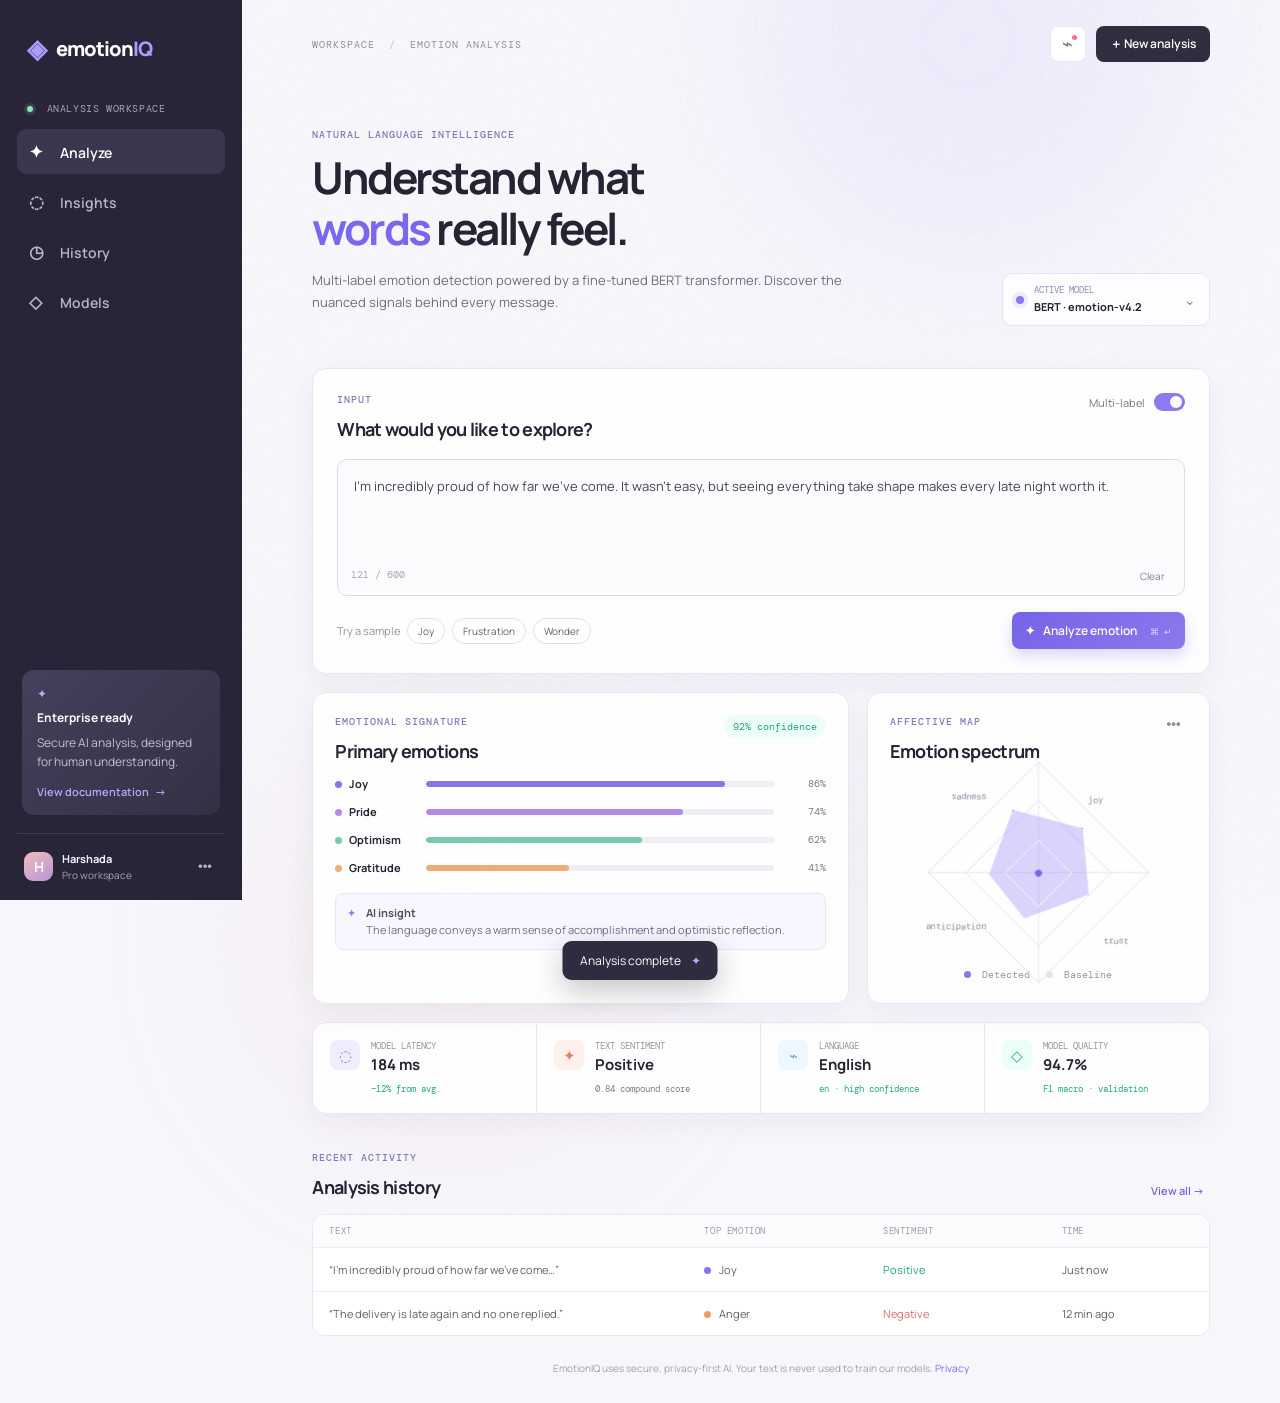
<file: outputs/emotioniq/index.html>
<!doctype html>
<html lang="en">
<head>
  <meta charset="utf-8" />
  <meta name="viewport" content="width=device-width, initial-scale=1" />
  <title>EmotionIQ — BERT Emotion Intelligence</title>
  <meta name="description" content="Premium multi-label emotion analysis powered by BERT." />
  <link rel="preconnect" href="https://fonts.googleapis.com">
  <link rel="preconnect" href="https://fonts.gstatic.com" crossorigin>
  <link href="https://fonts.googleapis.com/css2?family=DM+Mono:wght@400;500&family=Manrope:wght@400;500;600;700;800&display=swap" rel="stylesheet">
  <link rel="stylesheet" href="styles.css" />
</head>
<body>
  <div class="noise"></div><div class="orb orb-a"></div><div class="orb orb-b"></div>
  <main class="app-shell">
    <aside class="sidebar">
      <a class="brand" href="#"><span class="brand-mark">◈</span><span>emotion<span>IQ</span></span></a>
      <div class="workspace"><span class="pulse"></span> ANALYSIS WORKSPACE</div>
      <nav>
        <a class="active" href="#analyze"><span>✦</span> Analyze</a>
        <a href="#insights"><span>◌</span> Insights</a>
        <a href="#history"><span>◷</span> History</a>
        <a href="#models"><span>◇</span> Models</a>
      </nav>
      <div class="sidebar-card">
        <div class="card-icon">✦</div>
        <b>Enterprise ready</b>
        <p>Secure AI analysis, designed for human understanding.</p>
        <button class="quiet-btn">View documentation <span>→</span></button>
      </div>
      <div class="profile"><div class="avatar">H</div><div><b>Harshada</b><small>Pro workspace</small></div><button aria-label="Settings">•••</button></div>
    </aside>

    <section class="content">
      <header><div class="crumb">WORKSPACE <span>/</span> EMOTION ANALYSIS</div><div class="header-actions"><button class="icon-btn" aria-label="Notifications">⌁<i></i></button><button class="new-btn">＋ New analysis</button></div></header>

      <div class="hero" id="analyze">
        <div><p class="eyebrow">NATURAL LANGUAGE INTELLIGENCE</p><h1>Understand what<br><em>words</em> really feel.</h1><p class="subhead">Multi-label emotion detection powered by a fine-tuned BERT transformer. Discover the nuanced signals behind every message.</p></div>
        <div class="model-pill"><span class="model-dot"></span><div><small>ACTIVE MODEL</small><b>BERT · emotion-v4.2</b></div><span class="chevron">⌄</span></div>
      </div>

      <section class="analyzer panel">
        <div class="panel-top"><div><p class="eyebrow">INPUT</p><h2>What would you like to explore?</h2></div><div class="toggle-row"><span>Multi-label</span><label class="switch"><input type="checkbox" checked><span></span></label></div></div>
        <div class="input-wrap"><textarea id="textInput" maxlength="600" placeholder="Paste or write a message to reveal its emotional signature…">I’m incredibly proud of how far we’ve come. It wasn’t easy, but seeing everything take shape makes every late night worth it.</textarea><div class="input-footer"><span id="charCount">121 / 600</span><button class="clear" id="clearBtn">Clear</button></div></div>
        <div class="analysis-actions"><div class="sample-set"><span>Try a sample</span><button data-sample="joy">Joy</button><button data-sample="anger">Frustration</button><button data-sample="wonder">Wonder</button></div><button class="analyze-btn" id="analyzeBtn"><span>✦</span> Analyze emotion <kbd>⌘ ↵</kbd></button></div>
      </section>

      <section class="results-grid" id="insights">
        <article class="panel result-card"><div class="panel-top compact"><div><p class="eyebrow">EMOTIONAL SIGNATURE</p><h2>Primary emotions</h2></div><span class="confidence">92% confidence</span></div><div id="emotionList" class="emotion-list"></div><div class="insight"><span>✦</span><p><b>AI insight</b><br><span id="insightText">The language conveys a warm sense of accomplishment and optimistic reflection.</span></p></div></article>
        <article class="panel spectrum-card"><div class="panel-top compact"><div><p class="eyebrow">AFFECTIVE MAP</p><h2>Emotion spectrum</h2></div><button class="dots">•••</button></div><div class="radar-wrap"><div class="radar" id="radar"><span class="r-label top">joy</span><span class="r-label right">trust</span><span class="r-label bottom">anticipation</span><span class="r-label left">sadness</span><div class="shape" id="radarShape"></div><div class="center-dot"></div></div></div><div class="legend"><span><i class="lavender"></i> Detected</span><span><i class="dim"></i> Baseline</span></div></article>
      </section>

      <section class="metrics panel" id="models"><div class="metric"><span class="metric-icon purple">◌</span><div><small>MODEL LATENCY</small><b id="latency">184 ms</b><em>−12% from avg.</em></div></div><div class="metric"><span class="metric-icon peach">✦</span><div><small>TEXT SENTIMENT</small><b id="sentiment">Positive</b><em id="sentimentDetail">0.84 compound score</em></div></div><div class="metric"><span class="metric-icon blue">⌁</span><div><small>LANGUAGE</small><b>English</b><em>en · high confidence</em></div></div><div class="metric"><span class="metric-icon green">◇</span><div><small>MODEL QUALITY</small><b>94.7%</b><em>F1 macro · validation</em></div></div></section>

      <section class="history" id="history"><div class="section-heading"><div><p class="eyebrow">RECENT ACTIVITY</p><h2>Analysis history</h2></div><button class="text-btn">View all <span>→</span></button></div><div class="history-table"><div class="history-row heading"><span>TEXT</span><span>TOP EMOTION</span><span>SENTIMENT</span><span>TIME</span></div><div class="history-row"><span class="truncate">“I’m incredibly proud of how far we’ve come…”</span><span><i class="tiny purple-dot"></i> Joy</span><span class="positive">Positive</span><span>Just now</span></div><div class="history-row"><span class="truncate">“The delivery is late again and no one replied.”</span><span><i class="tiny orange-dot"></i> Anger</span><span class="negative">Negative</span><span>12 min ago</span></div></div></section>
      <footer>EmotionIQ uses secure, privacy-first AI. Your text is never used to train our models. <a href="#">Privacy</a></footer>
    </section>
  </main>
  <div class="toast" id="toast">Analysis complete <span>✦</span></div>
  <script src="app.js"></script>
</body>
</html>
</file>
<file: outputs/emotioniq/styles.css>
:root{--bg:#f7f6fb;--ink:#272333;--muted:#8c8799;--line:#e9e6f0;--violet:#7968ed;--lav:#dcd7ff;--panel:#fff;--green:#1eaa7c}*{box-sizing:border-box}body{margin:0;background:var(--bg);color:var(--ink);font:14px Manrope,Arial,sans-serif}.noise{position:fixed;inset:0;pointer-events:none;opacity:.35;background-image:url("data:image/svg+xml,%3Csvg viewBox='0 0 180 180' xmlns='http://www.w3.org/2000/svg'%3E%3Cfilter id='n'%3E%3CfeTurbulence type='fractalNoise' baseFrequency='.9' numOctaves='4' stitchTiles='stitch'/%3E%3C/filter%3E%3Crect width='100%25' height='100%25' filter='url(%23n)' opacity='.035'/%3E%3C/svg%3E")}.orb{position:fixed;border-radius:50%;filter:blur(85px);opacity:.14;pointer-events:none}.orb-a{width:420px;height:420px;background:#b6a6ff;top:-170px;right:8%}.orb-b{width:400px;height:400px;background:#f7c7c7;bottom:-240px;left:20%}.app-shell{display:flex;min-height:100vh;position:relative}.sidebar{width:242px;background:#292538;color:#f7f5ff;padding:30px 17px 18px;display:flex;flex-direction:column;position:sticky;top:0;height:100vh}.brand{color:#fff;text-decoration:none;font-size:20px;font-weight:800;letter-spacing:-1px;display:flex;gap:10px;align-items:center;padding:0 10px 36px}.brand span span{color:#a99dff}.brand-mark{color:#a99dff;font-size:26px}.workspace{font:10px 'DM Mono';letter-spacing:.6px;color:#a9a3bd;padding:0 10px 14px}.pulse{display:inline-block;width:6px;height:6px;border-radius:50%;background:#8ee8be;margin-right:7px;box-shadow:0 0 0 3px #8ee8be22}nav{display:grid;gap:5px}nav a{color:#b9b5c8;text-decoration:none;padding:11px 12px;border-radius:9px;font-weight:600;transition:.2s}nav a span{font-size:17px;display:inline-block;width:28px}nav a.active,nav a:hover{background:#3b354d;color:#fff}.sidebar-card{margin: auto 5px 18px;padding:15px;border-radius:12px;background:linear-gradient(135deg,#45405c,#343044);font-size:12px;color:#c5c0d0}.sidebar-card b{display:block;color:#fff;margin:7px 0}.sidebar-card p{line-height:1.6;margin:0 0 12px}.card-icon{color:#b9b0ff}.quiet-btn{border:0;background:transparent;color:#b6aaff;padding:0;font:600 11px Manrope}.quiet-btn span{margin-left:4px}.profile{border-top:1px solid #403b50;padding:17px 7px 0;display:flex;align-items:center;gap:9px}.avatar{background:linear-gradient(145deg,#f3b9bb,#b598d6);color:#fff;width:29px;height:29px;border-radius:9px;display:grid;place-items:center;font-weight:700}.profile div:nth-child(2){flex:1}.profile b,.profile small{display:block;font-size:11px}.profile small{font-size:10px;color:#aaa4b8;margin-top:2px}.profile button{background:0;border:0;color:#b8b1c6}.content{width:min(1150px,calc(100% - 242px));padding:26px 5.5% 28px;margin:auto}header{display:flex;justify-content:space-between;align-items:center}.crumb,.eyebrow{font:10px 'DM Mono';letter-spacing:1px;color:#938da0}.crumb span{padding:0 7px;color:#c5c0ce}.header-actions{display:flex;gap:10px;align-items:center}.icon-btn,.new-btn,.dots{border:1px solid var(--line);background:#fff;border-radius:8px;height:36px}.icon-btn{width:36px;position:relative;font-size:18px;color:#777084}.icon-btn i{position:absolute;width:5px;height:5px;border-radius:50%;background:#ff6f79;top:8px;right:8px}.new-btn{background:#312c3e;color:#fff;border:0;padding:0 14px;font:600 12px Manrope}.hero{padding:66px 0 42px;display:flex;justify-content:space-between;align-items:end;gap:30px}.eyebrow{margin:0 0 11px;font-size:10px;color:#8279b9;font-weight:500}h1,h2,p{margin-top:0}h1{font-size:44px;line-height:1.16;letter-spacing:-2.5px;margin-bottom:15px}h1 em{font-style:normal;color:var(--violet)}.subhead{max-width:530px;line-height:1.7;color:#716c7b;font-size:13px}.model-pill{display:flex;gap:10px;align-items:center;padding:10px 13px;border-radius:10px;border:1px solid #e6e1ff;background:#fdfcff;min-width:208px}.model-dot{width:8px;height:8px;border-radius:50%;background:#8a77f4;box-shadow:0 0 0 4px #eeeaff}.model-pill small{font:9px 'DM Mono';color:#958daa;display:block}.model-pill b{font-size:11px}.chevron{margin-left:auto;color:#8d8798}.panel{background:rgba(255,255,255,.88);border:1px solid var(--line);border-radius:14px;box-shadow:0 10px 28px #493c7910}.analyzer{padding:24px}.panel-top{display:flex;justify-content:space-between;align-items:flex-start;margin-bottom:18px}.panel-top h2,.section-heading h2{font-size:18px;letter-spacing:-.7px;margin:0}.toggle-row{display:flex;align-items:center;gap:9px;color:#797383;font-size:11px}.switch{width:31px;height:18px;position:relative}.switch input{opacity:0}.switch span{position:absolute;inset:0;border-radius:12px;background:#dfd9f7;cursor:pointer}.switch span:before{content:"";position:absolute;background:#fff;width:12px;height:12px;border-radius:50%;left:3px;top:3px;transition:.2s}.switch input:checked+span{background:#8c7af2}.switch input:checked+span:before{transform:translateX(13px)}.input-wrap{border:1px solid #ded9e8;border-radius:10px;background:#fcfbfe;overflow:hidden}.input-wrap:focus-within{border-color:#9b8cf2;box-shadow:0 0 0 3px #8f7bea15}textarea{width:100%;height:101px;border:0;resize:none;background:transparent;padding:15px 16px 6px;outline:0;color:#494354;font:13px/1.7 Manrope}.input-footer{display:flex;justify-content:space-between;padding:3px 13px 11px;color:#aaa4b1;font:10px 'DM Mono'}.clear{border:0;background:transparent;color:#847b97;font:10px Manrope}.analysis-actions{display:flex;justify-content:space-between;align-items:center;padding-top:16px}.sample-set{display:flex;align-items:center;gap:7px;color:#96909e;font-size:11px}.sample-set button{border:1px solid #e4dfec;border-radius:16px;background:#fff;padding:5px 10px;color:#665e74;font:10px Manrope}.analyze-btn{border:0;border-radius:8px;background:linear-gradient(135deg,#7564e7,#8e78ed);box-shadow:0 7px 15px #7b68e042;color:#fff;padding:10px 13px;font:600 12px Manrope;cursor:pointer}.analyze-btn span{margin-right:6px}.analyze-btn kbd{font:9px 'DM Mono';margin-left:11px;color:#ded9ff}.results-grid{display:grid;grid-template-columns:1.22fr .78fr;gap:18px;margin-top:18px}.result-card,.spectrum-card{padding:22px}.compact{margin-bottom:13px}.confidence{background:#ecfff6;color:#20a276;border-radius:13px;padding:5px 9px;font:10px 'DM Mono'}.emotion-list{display:grid;gap:13px}.emotion-item{display:grid;grid-template-columns:79px 1fr 40px;gap:12px;align-items:center;font-size:11px}.emotion-name{font-weight:700}.emotion-name i{width:7px;height:7px;border-radius:50%;display:inline-block;margin-right:7px}.bar{height:6px;background:#f0edf4;border-radius:10px;overflow:hidden}.bar b{display:block;height:100%;border-radius:10px;transition:width .7s ease}.emotion-score{text-align:right;color:#7f7988;font:10px 'DM Mono'}.insight{background:#f8f6ff;border:1px solid #e9e4ff;display:flex;gap:10px;margin-top:18px;padding:11px;border-radius:8px;color:#736c82;font-size:11px;line-height:1.5}.insight>span{color:#8d7aef}.insight p{margin:0}.insight b{color:#544c63}.dots{height:auto;border:0;color:#918a9a;background:transparent;font-weight:bold}.radar-wrap{display:grid;place-items:center;height:192px}.radar{width:157px;height:157px;position:relative;transform:rotate(45deg);border:1px solid #e9e6f2;background:linear-gradient(45deg,transparent 49.5%,#ece9f1 50%,transparent 50.5%),linear-gradient(-45deg,transparent 49.5%,#ece9f1 50%,transparent 50.5%)}.radar:before,.radar:after{content:"";position:absolute;border:1px solid #eeeaf3;transform:translate(-50%,-50%);left:50%;top:50%}.radar:before{width:102px;height:102px}.radar:after{width:46px;height:46px}.shape{position:absolute;inset:15px;background:#9180f555;clip-path:polygon(50% 0,91% 34%,68% 84%,23% 79%,0 29%);border:1px solid #8471ef}.center-dot{position:absolute;left:50%;top:50%;height:7px;width:7px;border-radius:50%;background:#7968ed;transform:translate(-50%,-50%)}.r-label{position:absolute;transform:rotate(-45deg);font:9px 'DM Mono';color:#8d8699}.top{top:-20px;left:59px}.right{right:-38px;top:65px}.bottom{bottom:-25px;left:27px}.left{left:-43px;top:67px}.legend{display:flex;justify-content:center;gap:16px;color:#9993a1;font:10px 'DM Mono'}.legend i{width:7px;height:7px;border-radius:50%;display:inline-block;margin-right:5px}.lavender{background:#8978ed}.dim{background:#e7e2ed}.metrics{display:grid;grid-template-columns:repeat(4,1fr);padding:0;margin-top:18px}.metric{display:flex;gap:11px;padding:17px;border-right:1px solid var(--line)}.metric:last-child{border:0}.metric-icon{width:30px;height:30px;display:grid;place-items:center;border-radius:8px;font-size:15px}.purple{background:#f0edff;color:#8a78ec}.peach{background:#fff0ed;color:#f07c6b}.blue{background:#ecf8ff;color:#5daed7}.green{background:#eafff5;color:#31ab80}.metric small{font:9px 'DM Mono';color:#9992a2;display:block}.metric b{font-size:15px;display:block;margin:2px 0}.metric em{font:9px 'DM Mono';font-style:normal;color:#21a87d}.metric:nth-child(2) em{color:#817a8a}.history{padding-top:37px}.section-heading{display:flex;justify-content:space-between;align-items:end;margin-bottom:15px}.text-btn{border:0;background:transparent;color:#7564df;font:600 11px Manrope}.history-table{border:1px solid var(--line);border-radius:12px;background:#fff;overflow:hidden}.history-row{display:grid;grid-template-columns:2.2fr 1fr 1fr .8fr;align-items:center;gap:15px;padding:14px 16px;border-bottom:1px solid #efecf2;font-size:11px;color:#625c6b}.history-row:last-child{border:0}.history-row.heading{padding:10px 16px;background:#fcfbfd;color:#a29ca9;font:9px 'DM Mono';letter-spacing:.6px}.truncate{overflow:hidden;white-space:nowrap;text-overflow:ellipsis}.tiny{width:7px;height:7px;border-radius:50%;display:inline-block;margin-right:6px}.purple-dot{background:#8574ed}.orange-dot{background:#f29a64}.positive{color:#20a67b}.negative{color:#db6d68}footer{text-align:center;color:#a49eaa;font-size:10px;padding:25px 0 0}footer a{color:#7a6ce1;text-decoration:none}.toast{position:fixed;bottom:20px;left:50%;transform:translate(-50%,100px);background:#302b3e;color:#fff;padding:11px 17px;border-radius:9px;box-shadow:0 10px 30px #25202c44;font-size:12px;transition:.35s}.toast.show{transform:translate(-50%,0)}.toast span{color:#baadff;margin-left:8px}@media(max-width:850px){.sidebar{display:none}.content{width:100%;padding:20px}.hero{padding:45px 0 28px}.results-grid{grid-template-columns:1fr}.metrics{grid-template-columns:1fr 1fr}.metric:nth-child(2){border-right:0}.metric:nth-child(-n+2){border-bottom:1px solid var(--line)}}@media(max-width:560px){h1{font-size:34px}.hero{display:block}.model-pill{margin-top:20px;width:max-content}.analysis-actions{gap:15px;align-items:end}.sample-set{flex-wrap:wrap}.history-row{grid-template-columns:1.6fr 1fr .7fr}.history-row>*:nth-child(4){display:none}.metrics{grid-template-columns:1fr}.metric{border-right:0;border-bottom:1px solid var(--line)}.header-actions .icon-btn{display:none}}
</file>
